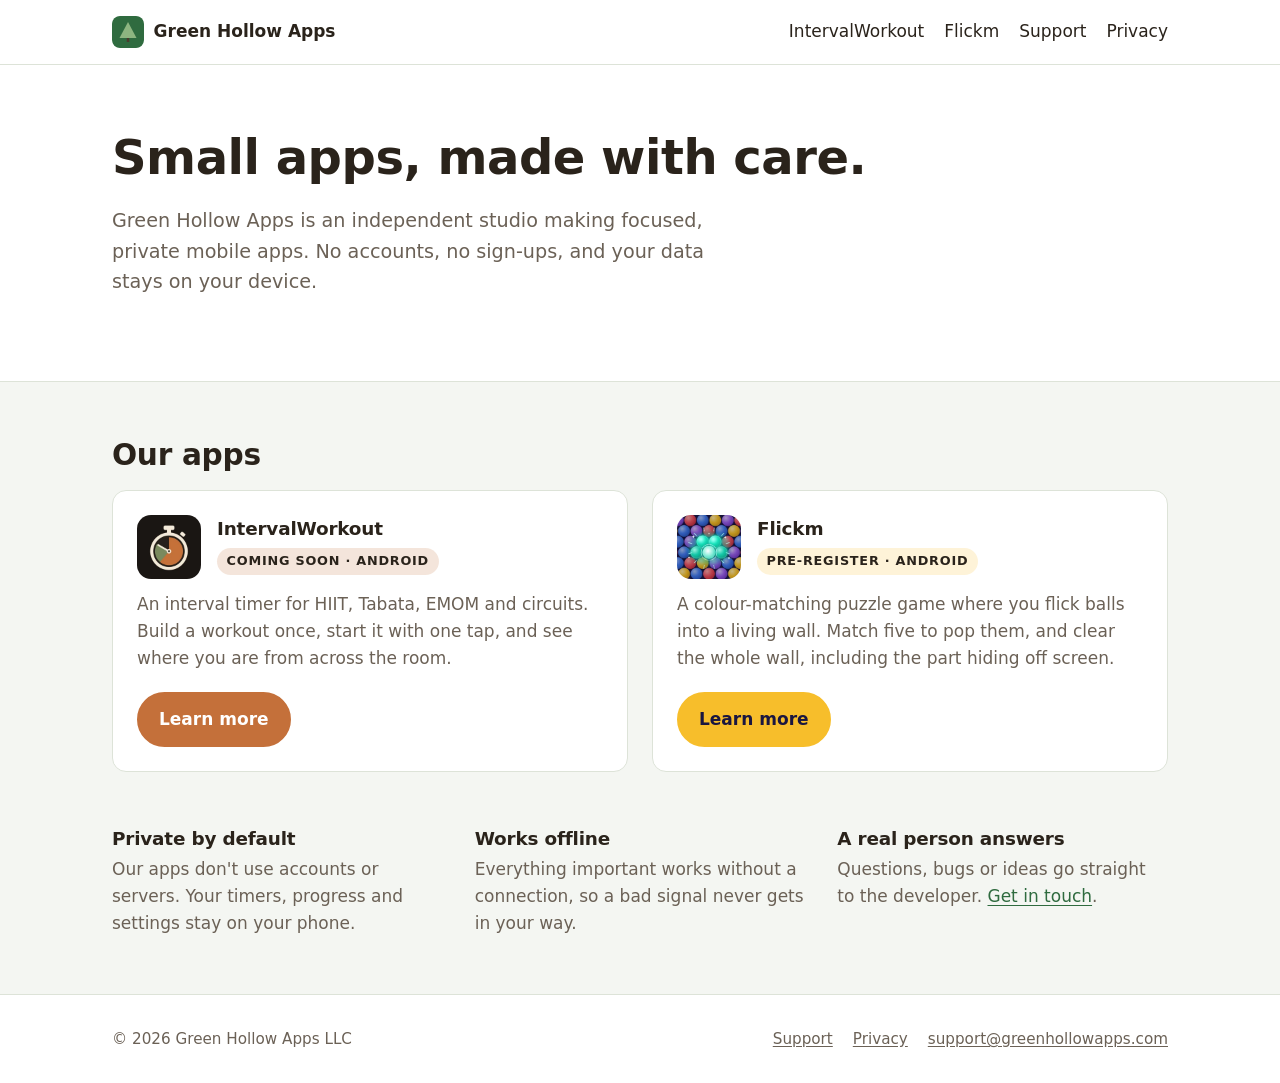
<file: index.html>
<!doctype html>
<html lang="en">
<head>
<meta charset="utf-8">
<meta name="viewport" content="width=device-width, initial-scale=1">
<title>Green Hollow Apps</title>
<meta name="description" content="Green Hollow Apps makes simple, private mobile apps: IntervalWorkout, an interval timer for HIIT and Tabata, and Flickm, a flick-and-pop puzzle game.">
<link rel="canonical" href="https://greenhollowapps.github.io/">
<meta property="og:type" content="website">
<meta property="og:title" content="Green Hollow Apps">
<meta property="og:description" content="Simple, private mobile apps: IntervalWorkout and Flickm.">
<meta property="og:url" content="https://greenhollowapps.github.io/">
<link rel="icon" href="/favicon.svg" type="image/svg+xml">
<link rel="apple-touch-icon" href="/apple-touch-icon.png">
<link rel="stylesheet" href="/assets/site.css">
<script type="application/ld+json">
{"@context":"https://schema.org","@type":"Organization","name":"Green Hollow Apps LLC","url":"https://greenhollowapps.github.io/","email":"support@greenhollowapps.com","logo":"https://greenhollowapps.github.io/apple-touch-icon.png"}
</script>
</head>
<body>
<a class="skip" href="#main">Skip to content</a>
<header class="site-header">
  <div class="wrap">
    <a class="brand" href="/"><img src="/assets/img/logo.svg" alt="" width="32" height="32">Green Hollow Apps</a>
    <nav class="site-nav" aria-label="Main">
      <a href="/intervalworkout/">IntervalWorkout</a>
      <a href="/flickm/">Flickm</a>
      <a href="/support/">Support</a>
      <a href="/privacy/">Privacy</a>
    </nav>
  </div>
</header>

<main id="main">
  <section class="hero">
    <div class="wrap">
      <h1>Small apps, made with care.</h1>
      <p class="lead">Green Hollow Apps is an independent studio making focused, private mobile apps. No accounts, no sign-ups, and your data stays on your device.</p>
    </div>
  </section>

  <section>
    <div class="wrap">
      <h2>Our apps</h2>
      <div class="cards">
        <article class="card theme-intervalworkout">
          <div class="card-head">
            <img src="/assets/img/intervalworkout/icon.webp" alt="" width="64" height="64">
            <div>
              <h3 class="card-app">IntervalWorkout</h3>
              <span class="tag">Coming soon · Android</span>
            </div>
          </div>
          <p>An interval timer for HIIT, Tabata, EMOM and circuits. Build a workout once, start it with one tap, and see where you are from across the room.</p>
          <div class="actions"><a class="btn" href="/intervalworkout/">Learn more</a></div>
        </article>

        <article class="card theme-flickm">
          <div class="card-head">
            <img src="/assets/img/flickm/icon.webp" alt="" width="64" height="64">
            <div>
              <h3 class="card-app">Flickm</h3>
              <span class="tag">Pre-register · Android</span>
            </div>
          </div>
          <p>A colour-matching puzzle game where you flick balls into a living wall. Match five to pop them, and clear the whole wall, including the part hiding off screen.</p>
          <div class="actions"><a class="btn" href="/flickm/">Learn more</a></div>
        </article>
      </div>
    </div>
  </section>

  <section style="padding-top:0">
    <div class="wrap">
      <div class="features">
        <div class="feature">
          <h3>Private by default</h3>
          <p>Our apps don't use accounts or servers. Your timers, progress and settings stay on your phone.</p>
        </div>
        <div class="feature">
          <h3>Works offline</h3>
          <p>Everything important works without a connection, so a bad signal never gets in your way.</p>
        </div>
        <div class="feature">
          <h3>A real person answers</h3>
          <p>Questions, bugs or ideas go straight to the developer. <a href="/support/">Get in touch</a>.</p>
        </div>
      </div>
    </div>
  </section>
</main>

<footer class="site-footer">
  <div class="wrap">
    <span>© 2026 Green Hollow Apps LLC</span>
    <nav aria-label="Footer">
      <a href="/support/">Support</a>
      <a href="/privacy/">Privacy</a>
      <a href="mailto:support@greenhollowapps.com">support@greenhollowapps.com</a>
    </nav>
  </div>
</footer>
</body>
</html>
</file>
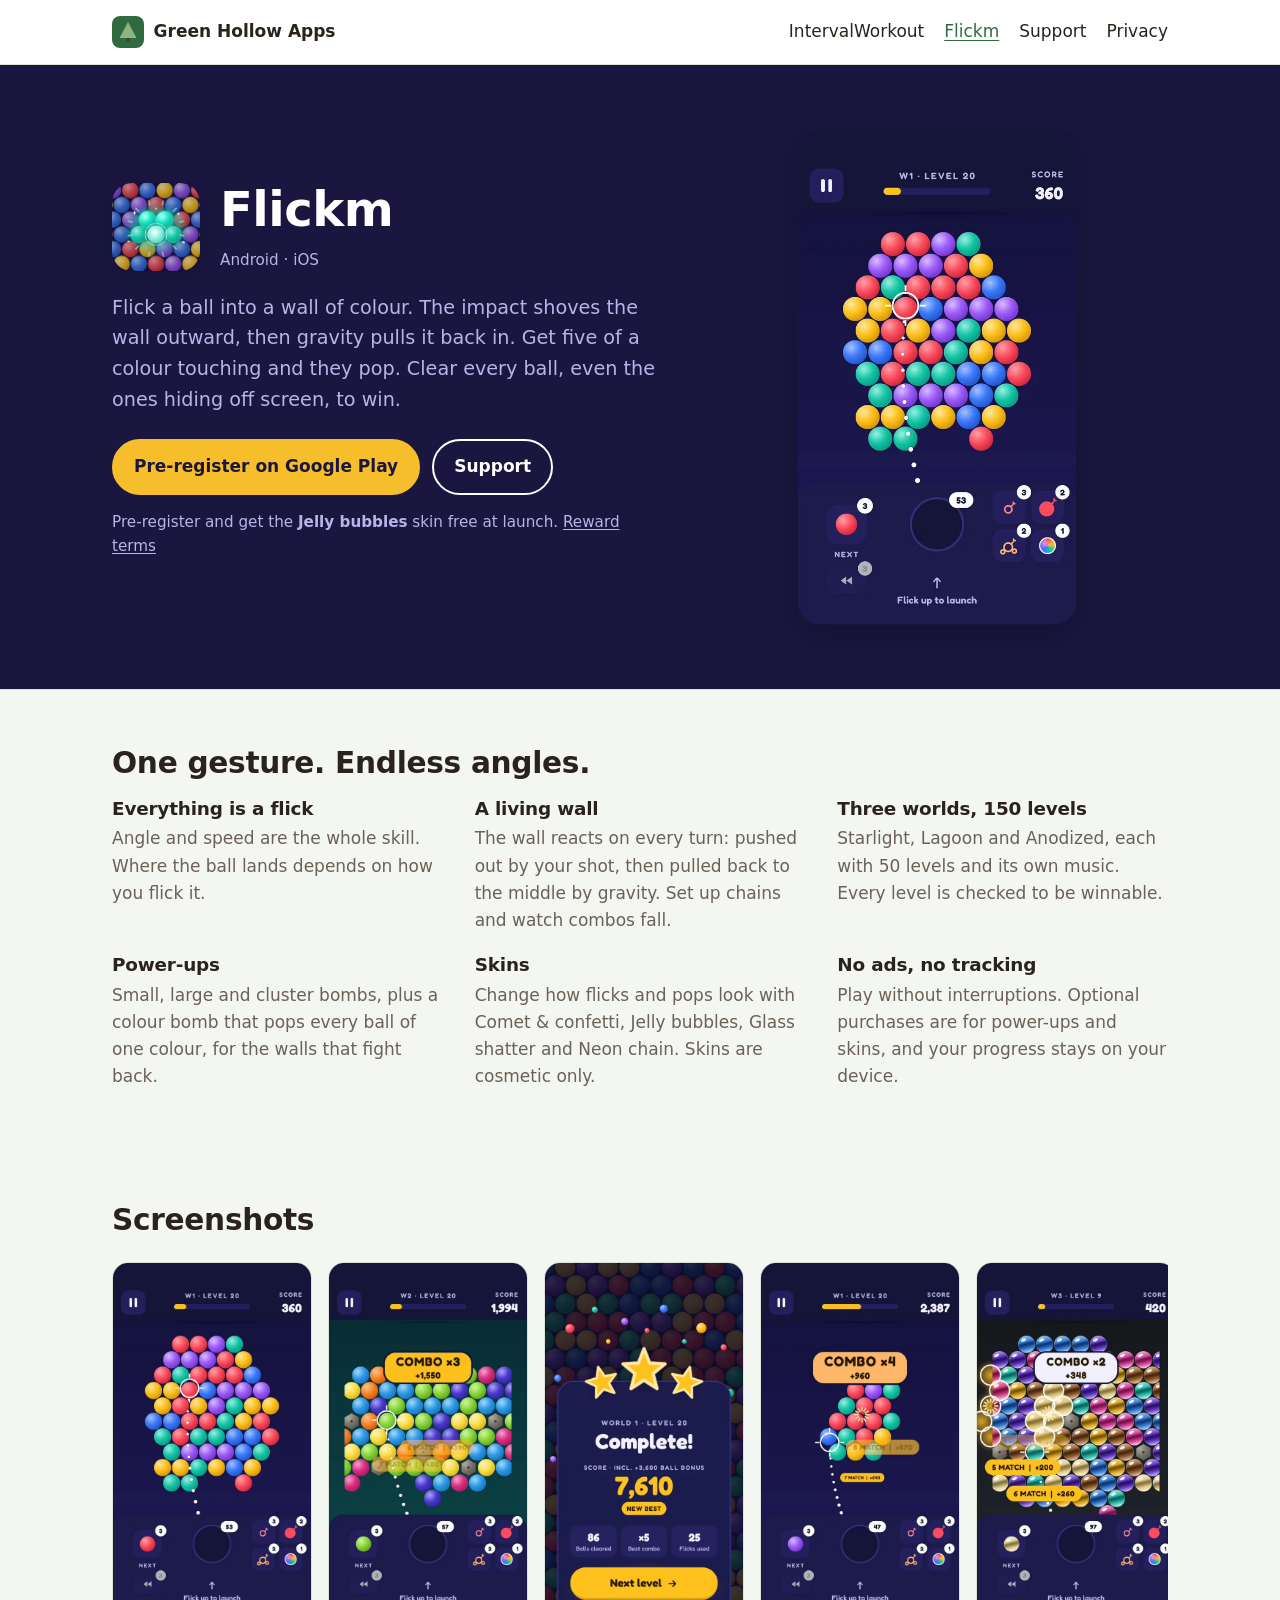
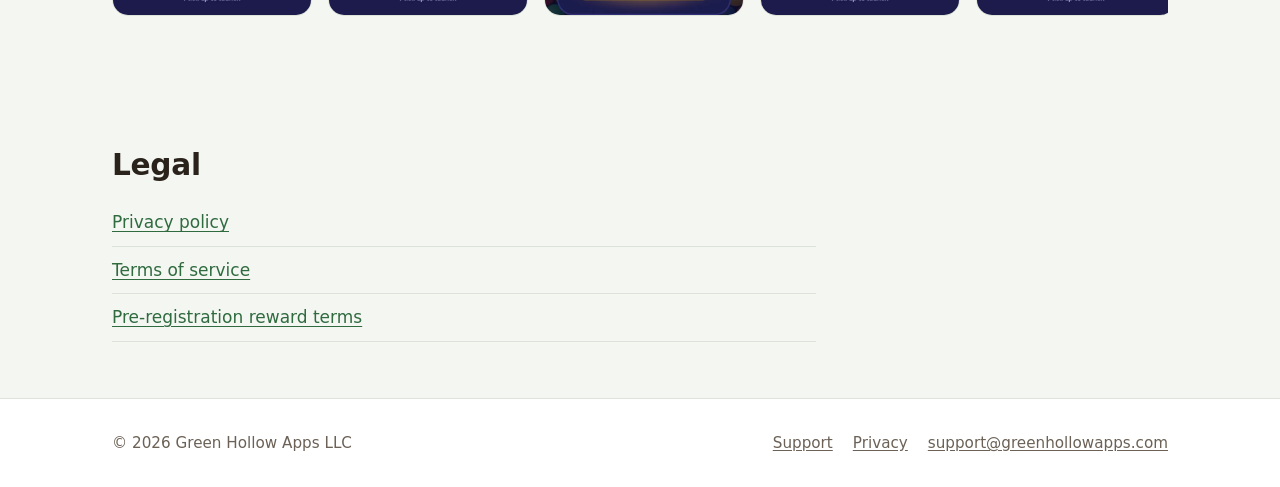
<file: flickm/index.html>
<!doctype html>
<html lang="en">
<head>
<meta charset="utf-8">
<meta name="viewport" content="width=device-width, initial-scale=1">
<title>Flickm · Green Hollow Apps</title>
<meta name="description" content="Flickm is a colour-matching puzzle game. Flick a ball into a living wall, match five to pop, and clear every ball, even the ones hiding off screen. No ads.">
<link rel="canonical" href="https://greenhollowapps.github.io/flickm/">
<meta property="og:type" content="website">
<meta property="og:title" content="Flickm">
<meta property="og:description" content="Flick, match five, pop. A puzzle game with a wall that fights back.">
<meta property="og:url" content="https://greenhollowapps.github.io/flickm/">
<meta property="og:image" content="https://greenhollowapps.github.io/assets/img/flickm/og.jpg">
<meta name="twitter:card" content="summary_large_image">
<link rel="icon" href="/favicon.svg" type="image/svg+xml">
<link rel="apple-touch-icon" href="/apple-touch-icon.png">
<link rel="stylesheet" href="/assets/site.css">
</head>
<body class="theme-flickm">
<a class="skip" href="#main">Skip to content</a>
<header class="site-header">
  <div class="wrap">
    <a class="brand" href="/"><img src="/assets/img/logo.svg" alt="" width="32" height="32">Green Hollow Apps</a>
    <nav class="site-nav" aria-label="Main">
      <a href="/intervalworkout/">IntervalWorkout</a>
      <a href="/flickm/" aria-current="page">Flickm</a>
      <a href="/support/">Support</a>
      <a href="/privacy/">Privacy</a>
    </nav>
  </div>
</header>

<main id="main">
  <section class="hero">
    <div class="wrap hero-grid">
      <div>
        <div class="hero-app">
          <img src="/assets/img/flickm/icon.webp" alt="Flickm app icon" width="88" height="88">
          <div>
            <h1>Flickm</h1>
            <span class="platforms">Android · iOS</span>
          </div>
        </div>
        <p class="lead">Flick a ball into a wall of colour. The impact shoves the wall outward, then gravity pulls it back in. Get five of a colour touching and they pop. Clear every ball, even the ones hiding off screen, to win.</p>
        <div class="actions">
          <a class="btn" href="https://play.google.com/store/apps/details?id=com.greenhollowapps.flickm">Pre-register on Google Play</a>
          <a class="btn btn-ghost" href="/support/#flickm">Support</a>
        </div>
        <p class="platforms">Pre-register and get the <strong>Jelly bubbles</strong> skin free at launch. <a href="https://greenhollowapps.github.io/flickm-legal/preregistration/" style="color:inherit">Reward terms</a></p>
      </div>
      <img class="hero-shot phone" src="/assets/img/flickm/01-flick-and-pop.webp" alt="Gameplay: aiming a red ball at a wall of coloured balls" width="540" height="960">
    </div>
  </section>

  <section>
    <div class="wrap">
      <h2>One gesture. Endless angles.</h2>
      <div class="features">
        <div class="feature">
          <h3>Everything is a flick</h3>
          <p>Angle and speed are the whole skill. Where the ball lands depends on how you flick it.</p>
        </div>
        <div class="feature">
          <h3>A living wall</h3>
          <p>The wall reacts on every turn: pushed out by your shot, then pulled back to the middle by gravity. Set up chains and watch combos fall.</p>
        </div>
        <div class="feature">
          <h3>Three worlds, 150 levels</h3>
          <p>Starlight, Lagoon and Anodized, each with 50 levels and its own music. Every level is checked to be winnable.</p>
        </div>
        <div class="feature">
          <h3>Power-ups</h3>
          <p>Small, large and cluster bombs, plus a colour bomb that pops every ball of one colour, for the walls that fight back.</p>
        </div>
        <div class="feature">
          <h3>Skins</h3>
          <p>Change how flicks and pops look with Comet &amp; confetti, Jelly bubbles, Glass shatter and Neon chain. Skins are cosmetic only.</p>
        </div>
        <div class="feature">
          <h3>No ads, no tracking</h3>
          <p>Play without interruptions. Optional purchases are for power-ups and skins, and your progress stays on your device.</p>
        </div>
      </div>
    </div>
  </section>

  <section>
    <div class="wrap">
      <h2>Screenshots</h2>
      <div class="shots" tabindex="0" aria-label="Screenshots, scroll sideways">
        <img src="/assets/img/flickm/01-flick-and-pop.webp" alt="Flicking a ball into the wall" width="540" height="960" loading="lazy">
        <img src="/assets/img/flickm/02-world2-combo.webp" alt="A combo in the Lagoon world" width="540" height="960" loading="lazy">
        <img src="/assets/img/flickm/03-level-complete.webp" alt="Level complete with stars" width="540" height="960" loading="lazy">
        <img src="/assets/img/flickm/04-chain-combos.webp" alt="Chain combos popping" width="540" height="960" loading="lazy">
        <img src="/assets/img/flickm/05-world3-anodized.webp" alt="The Anodized world" width="540" height="960" loading="lazy">
        <img src="/assets/img/flickm/06-asmr-skins.webp" alt="Pop animation skins" width="540" height="960" loading="lazy">
        <img src="/assets/img/flickm/07-skin-preview.webp" alt="Previewing a skin" width="540" height="960" loading="lazy">
        <img src="/assets/img/flickm/08-level-select.webp" alt="Level select" width="540" height="960" loading="lazy">
      </div>
    </div>
  </section>

  <section>
    <div class="wrap prose">
      <h2>Legal</h2>
      <ul class="list-links">
        <li><a href="https://greenhollowapps.github.io/flickm-legal/privacy/">Privacy policy</a></li>
        <li><a href="https://greenhollowapps.github.io/flickm-legal/terms/">Terms of service</a></li>
        <li><a href="https://greenhollowapps.github.io/flickm-legal/preregistration/">Pre-registration reward terms</a></li>
      </ul>
    </div>
  </section>
</main>

<footer class="site-footer">
  <div class="wrap">
    <span>© 2026 Green Hollow Apps LLC</span>
    <nav aria-label="Footer">
      <a href="/support/">Support</a>
      <a href="/privacy/">Privacy</a>
      <a href="mailto:support@greenhollowapps.com">support@greenhollowapps.com</a>
    </nav>
  </div>
</footer>
</body>
</html>
</file>
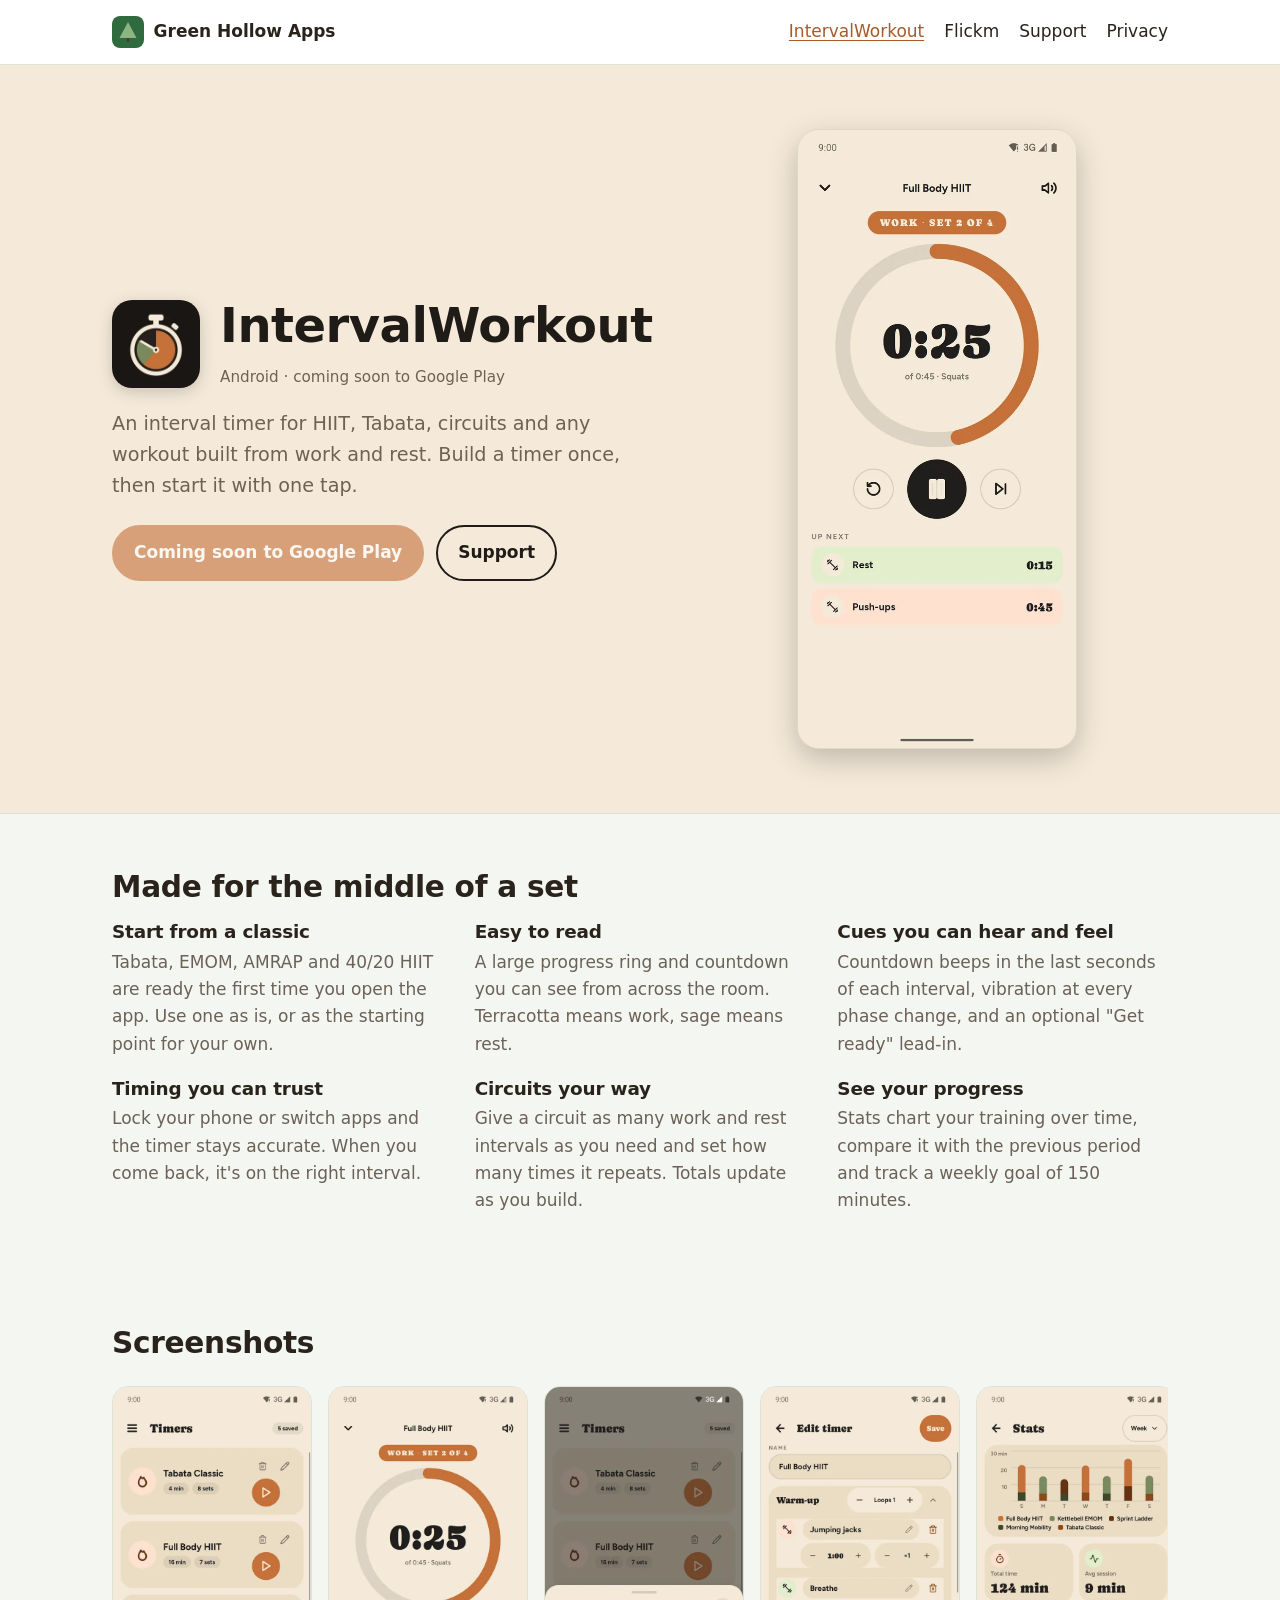
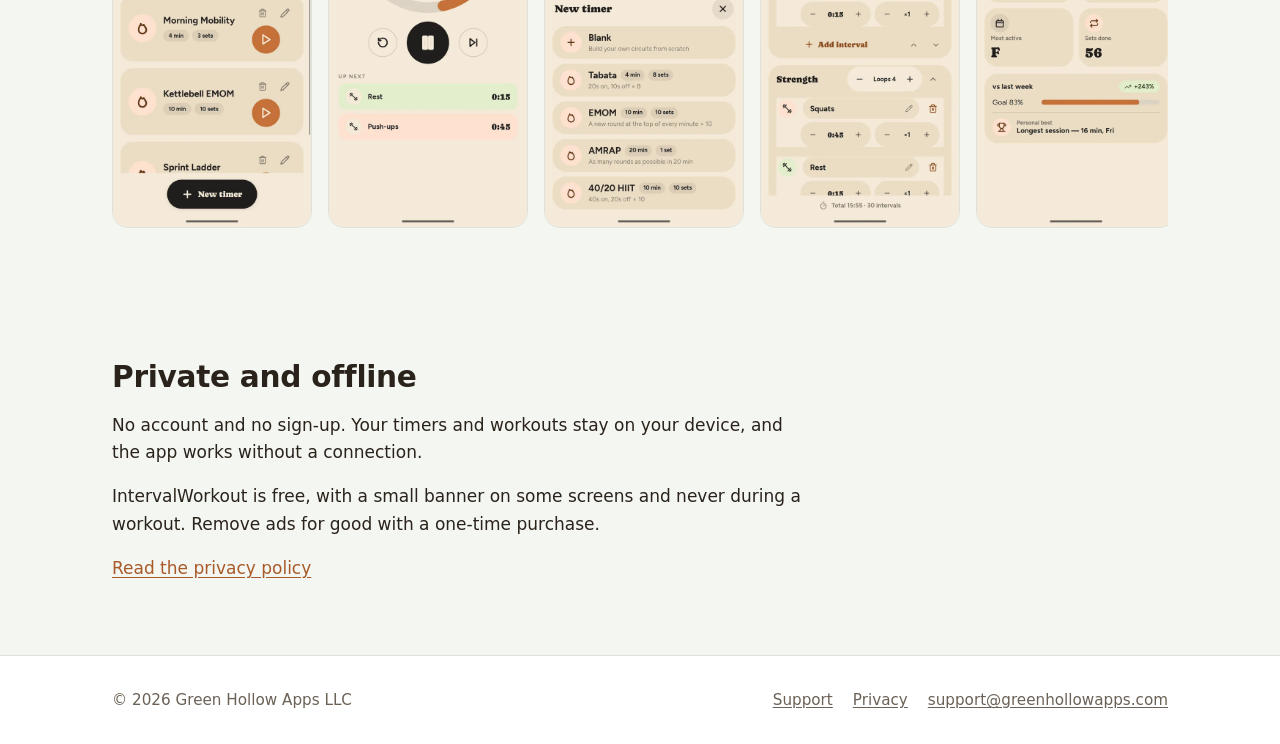
<file: intervalworkout/index.html>
<!doctype html>
<html lang="en">
<head>
<meta charset="utf-8">
<meta name="viewport" content="width=device-width, initial-scale=1">
<title>IntervalWorkout · Green Hollow Apps</title>
<meta name="description" content="IntervalWorkout is an interval timer for HIIT, Tabata, EMOM and circuits, with clear cues, accurate timing and stats. Private and offline.">
<link rel="canonical" href="https://greenhollowapps.github.io/intervalworkout/">
<meta property="og:type" content="website">
<meta property="og:title" content="IntervalWorkout">
<meta property="og:description" content="Interval timer for HIIT, Tabata and circuits, with clear cues and stats.">
<meta property="og:url" content="https://greenhollowapps.github.io/intervalworkout/">
<meta property="og:image" content="https://greenhollowapps.github.io/assets/img/intervalworkout/og.jpg">
<meta name="twitter:card" content="summary_large_image">
<link rel="icon" href="/favicon.svg" type="image/svg+xml">
<link rel="apple-touch-icon" href="/apple-touch-icon.png">
<link rel="stylesheet" href="/assets/site.css">
</head>
<body class="theme-intervalworkout">
<a class="skip" href="#main">Skip to content</a>
<header class="site-header">
  <div class="wrap">
    <a class="brand" href="/"><img src="/assets/img/logo.svg" alt="" width="32" height="32">Green Hollow Apps</a>
    <nav class="site-nav" aria-label="Main">
      <a href="/intervalworkout/" aria-current="page">IntervalWorkout</a>
      <a href="/flickm/">Flickm</a>
      <a href="/support/">Support</a>
      <a href="/privacy/">Privacy</a>
    </nav>
  </div>
</header>

<main id="main">
  <section class="hero">
    <div class="wrap hero-grid">
      <div>
        <div class="hero-app">
          <img src="/assets/img/intervalworkout/icon.webp" alt="IntervalWorkout app icon" width="88" height="88">
          <div>
            <h1>IntervalWorkout</h1>
            <span class="platforms">Android · coming soon to Google Play</span>
          </div>
        </div>
        <p class="lead">An interval timer for HIIT, Tabata, circuits and any workout built from work and rest. Build a timer once, then start it with one tap.</p>
        <div class="actions">
          <!-- TODO: swap for the Google Play badge once the listing is public:
               https://play.google.com/store/apps/details?id=com.intervalworkout.app -->
          <span class="btn" aria-disabled="true">Coming soon to Google Play</span>
          <a class="btn btn-ghost" href="/support/#intervalworkout">Support</a>
        </div>
      </div>
      <img class="hero-shot phone" src="/assets/img/intervalworkout/02-workout.webp" alt="An active workout: a large countdown inside a progress ring, with Rest and Push-ups up next" width="540" height="1200">
    </div>
  </section>

  <section>
    <div class="wrap">
      <h2>Made for the middle of a set</h2>
      <div class="features">
        <div class="feature">
          <h3>Start from a classic</h3>
          <p>Tabata, EMOM, AMRAP and 40/20 HIIT are ready the first time you open the app. Use one as is, or as the starting point for your own.</p>
        </div>
        <div class="feature">
          <h3>Easy to read</h3>
          <p>A large progress ring and countdown you can see from across the room. Terracotta means work, sage means rest.</p>
        </div>
        <div class="feature">
          <h3>Cues you can hear and feel</h3>
          <p>Countdown beeps in the last seconds of each interval, vibration at every phase change, and an optional "Get ready" lead-in.</p>
        </div>
        <div class="feature">
          <h3>Timing you can trust</h3>
          <p>Lock your phone or switch apps and the timer stays accurate. When you come back, it's on the right interval.</p>
        </div>
        <div class="feature">
          <h3>Circuits your way</h3>
          <p>Give a circuit as many work and rest intervals as you need and set how many times it repeats. Totals update as you build.</p>
        </div>
        <div class="feature">
          <h3>See your progress</h3>
          <p>Stats chart your training over time, compare it with the previous period and track a weekly goal of 150 minutes.</p>
        </div>
      </div>
    </div>
  </section>

  <section>
    <div class="wrap">
      <h2>Screenshots</h2>
      <div class="shots" tabindex="0" aria-label="Screenshots, scroll sideways">
        <img src="/assets/img/intervalworkout/01-timers.webp" alt="Saved timers shown as cards" width="540" height="1200" loading="lazy">
        <img src="/assets/img/intervalworkout/02-workout.webp" alt="Active workout countdown" width="540" height="1200" loading="lazy">
        <img src="/assets/img/intervalworkout/03-templates.webp" alt="Workout templates: Tabata, EMOM, AMRAP and HIIT" width="540" height="1200" loading="lazy">
        <img src="/assets/img/intervalworkout/04-editor.webp" alt="Timer editor with circuits and intervals" width="540" height="1200" loading="lazy">
        <img src="/assets/img/intervalworkout/05-stats.webp" alt="Stats chart of training over time" width="540" height="1200" loading="lazy">
        <img src="/assets/img/intervalworkout/06-complete.webp" alt="Workout complete summary" width="540" height="1200" loading="lazy">
        <img src="/assets/img/intervalworkout/07-options.webp" alt="Options screen" width="540" height="1200" loading="lazy">
        <img src="/assets/img/intervalworkout/08-dark-mode.webp" alt="The app in dark mode" width="540" height="1200" loading="lazy">
      </div>
    </div>
  </section>

  <section>
    <div class="wrap prose">
      <h2>Private and offline</h2>
      <p>No account and no sign-up. Your timers and workouts stay on your device, and the app works without a connection.</p>
      <p>IntervalWorkout is free, with a small banner on some screens and never during a workout. Remove ads for good with a one-time purchase.</p>
      <p><a href="https://greenhollowapps.github.io/intervalworkout-privacy/">Read the privacy policy</a></p>
    </div>
  </section>
</main>

<footer class="site-footer">
  <div class="wrap">
    <span>© 2026 Green Hollow Apps LLC</span>
    <nav aria-label="Footer">
      <a href="/support/">Support</a>
      <a href="/privacy/">Privacy</a>
      <a href="mailto:support@greenhollowapps.com">support@greenhollowapps.com</a>
    </nav>
  </div>
</footer>
</body>
</html>
</file>
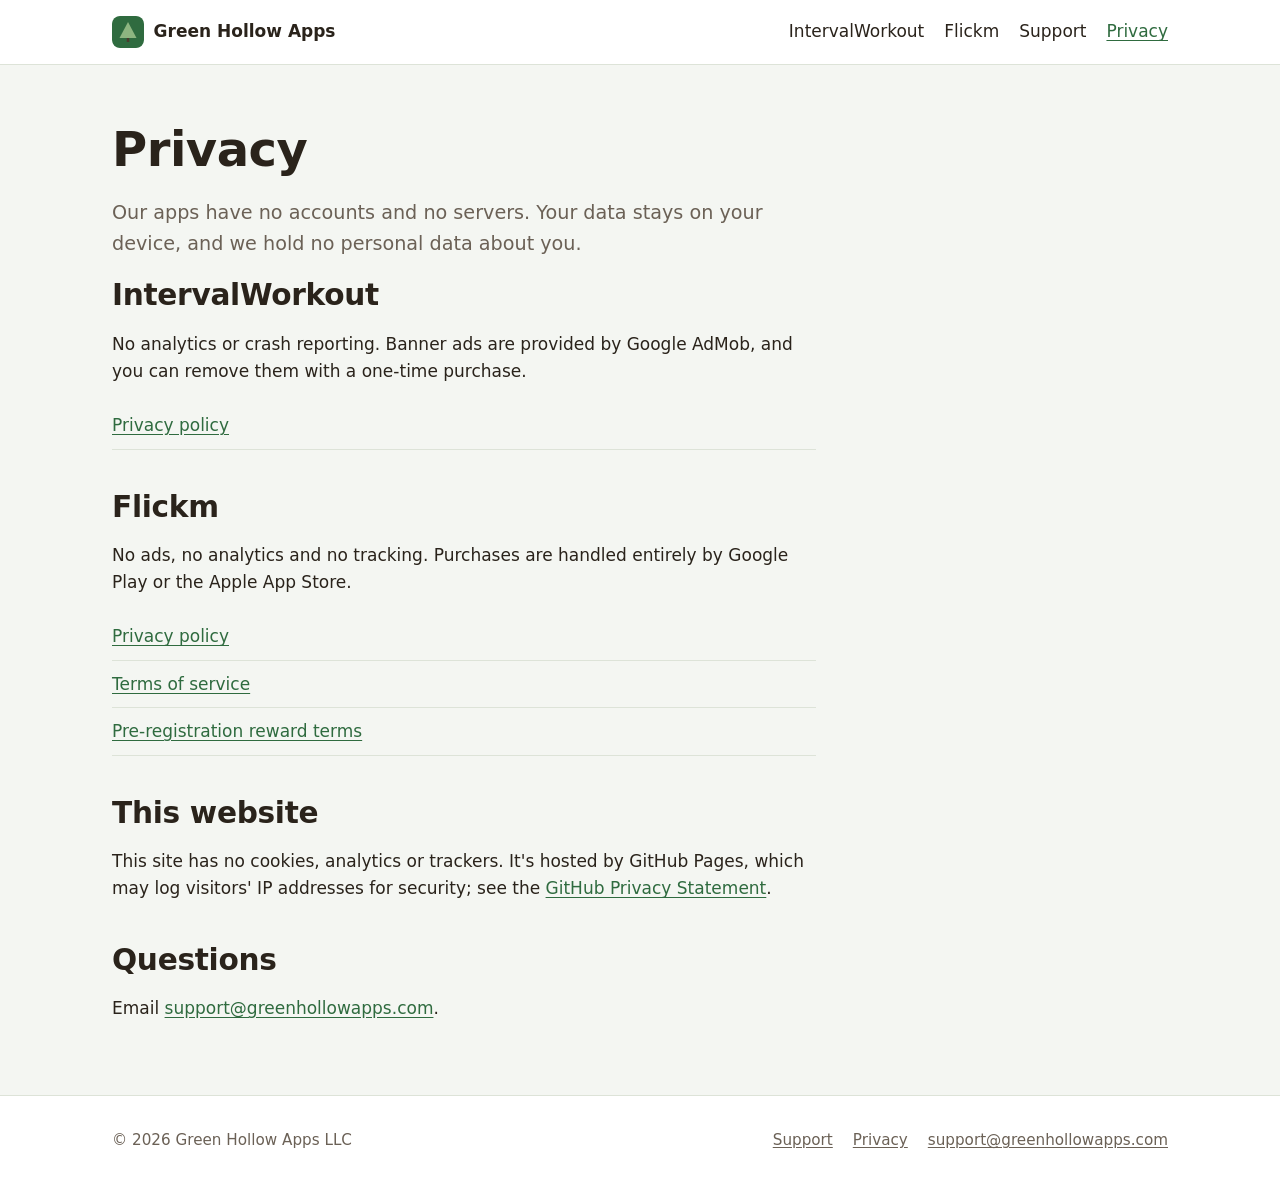
<file: privacy/index.html>
<!doctype html>
<html lang="en">
<head>
<meta charset="utf-8">
<meta name="viewport" content="width=device-width, initial-scale=1">
<title>Privacy · Green Hollow Apps</title>
<meta name="description" content="Privacy policies and terms for IntervalWorkout and Flickm by Green Hollow Apps.">
<link rel="canonical" href="https://greenhollowapps.github.io/privacy/">
<link rel="icon" href="/favicon.svg" type="image/svg+xml">
<link rel="apple-touch-icon" href="/apple-touch-icon.png">
<link rel="stylesheet" href="/assets/site.css">
</head>
<body>
<a class="skip" href="#main">Skip to content</a>
<header class="site-header">
  <div class="wrap">
    <a class="brand" href="/"><img src="/assets/img/logo.svg" alt="" width="32" height="32">Green Hollow Apps</a>
    <nav class="site-nav" aria-label="Main">
      <a href="/intervalworkout/">IntervalWorkout</a>
      <a href="/flickm/">Flickm</a>
      <a href="/support/">Support</a>
      <a href="/privacy/" aria-current="page">Privacy</a>
    </nav>
  </div>
</header>

<main id="main">
  <section>
    <div class="wrap prose">
      <h1>Privacy</h1>
      <p class="lead">Our apps have no accounts and no servers. Your data stays on your device, and we hold no personal data about you.</p>

      <h2>IntervalWorkout</h2>
      <p>No analytics or crash reporting. Banner ads are provided by Google AdMob, and you can remove them with a one-time purchase.</p>
      <ul class="list-links">
        <li><a href="https://greenhollowapps.github.io/intervalworkout-privacy/">Privacy policy</a></li>
      </ul>

      <h2 style="margin-top:2.5rem">Flickm</h2>
      <p>No ads, no analytics and no tracking. Purchases are handled entirely by Google Play or the Apple App Store.</p>
      <ul class="list-links">
        <li><a href="https://greenhollowapps.github.io/flickm-legal/privacy/">Privacy policy</a></li>
        <li><a href="https://greenhollowapps.github.io/flickm-legal/terms/">Terms of service</a></li>
        <li><a href="https://greenhollowapps.github.io/flickm-legal/preregistration/">Pre-registration reward terms</a></li>
      </ul>

      <h2 style="margin-top:2.5rem">This website</h2>
      <p>This site has no cookies, analytics or trackers. It's hosted by GitHub Pages, which may log visitors' IP addresses for security; see the <a href="https://docs.github.com/en/site-policy/privacy-policies/github-general-privacy-statement">GitHub Privacy Statement</a>.</p>

      <h2 style="margin-top:2.5rem">Questions</h2>
      <p>Email <a href="mailto:support@greenhollowapps.com">support@greenhollowapps.com</a>.</p>
    </div>
  </section>
</main>

<footer class="site-footer">
  <div class="wrap">
    <span>© 2026 Green Hollow Apps LLC</span>
    <nav aria-label="Footer">
      <a href="/support/">Support</a>
      <a href="/privacy/">Privacy</a>
      <a href="mailto:support@greenhollowapps.com">support@greenhollowapps.com</a>
    </nav>
  </div>
</footer>
</body>
</html>
</file>
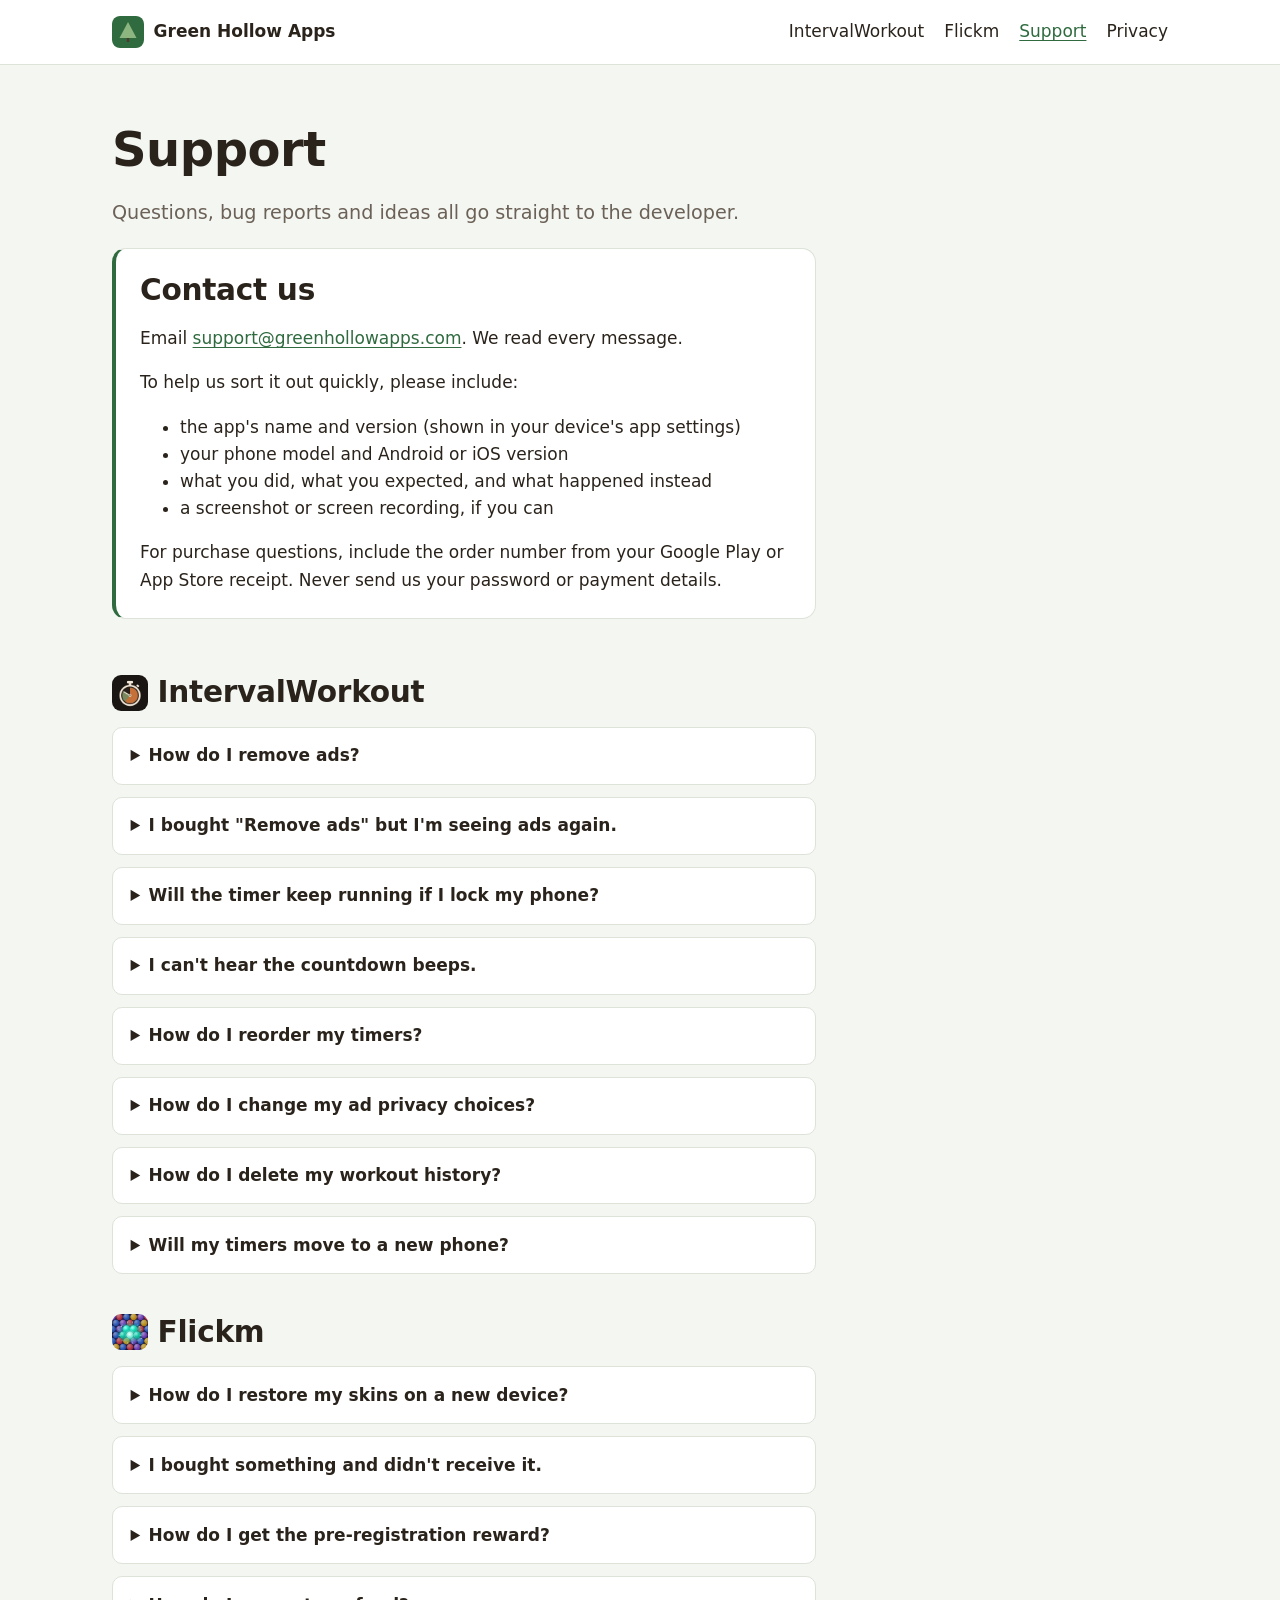
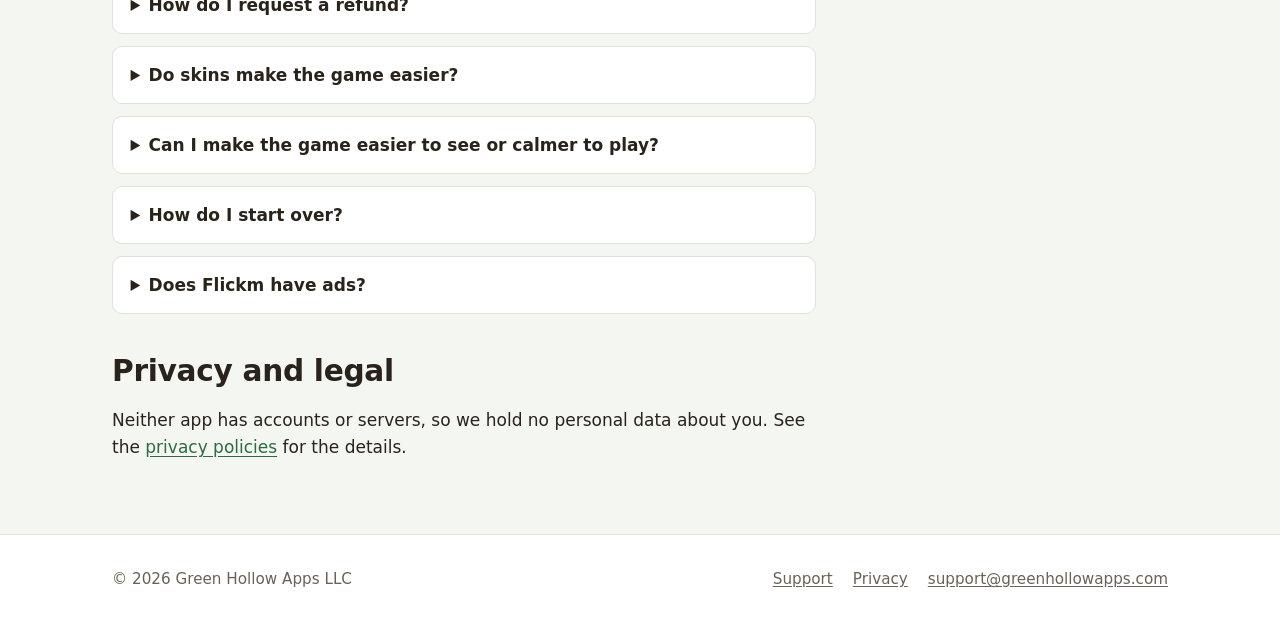
<file: support/index.html>
<!doctype html>
<html lang="en">
<head>
<meta charset="utf-8">
<meta name="viewport" content="width=device-width, initial-scale=1">
<title>Support · Green Hollow Apps</title>
<meta name="description" content="Get help with IntervalWorkout and Flickm: contact the developer, restore purchases, remove ads, and answers to common questions.">
<link rel="canonical" href="https://greenhollowapps.github.io/support/">
<link rel="icon" href="/favicon.svg" type="image/svg+xml">
<link rel="apple-touch-icon" href="/apple-touch-icon.png">
<link rel="stylesheet" href="/assets/site.css">
</head>
<body>
<a class="skip" href="#main">Skip to content</a>
<header class="site-header">
  <div class="wrap">
    <a class="brand" href="/"><img src="/assets/img/logo.svg" alt="" width="32" height="32">Green Hollow Apps</a>
    <nav class="site-nav" aria-label="Main">
      <a href="/intervalworkout/">IntervalWorkout</a>
      <a href="/flickm/">Flickm</a>
      <a href="/support/" aria-current="page">Support</a>
      <a href="/privacy/">Privacy</a>
    </nav>
  </div>
</header>

<main id="main">
  <section>
    <div class="wrap prose">
      <h1>Support</h1>
      <p class="lead">Questions, bug reports and ideas all go straight to the developer.</p>

      <div class="contact-box">
        <h2>Contact us</h2>
        <p>Email <a href="mailto:support@greenhollowapps.com?subject=Support%20request">support@greenhollowapps.com</a>. We read every message.</p>
        <p>To help us sort it out quickly, please include:</p>
        <ul>
          <li>the app's name and version (shown in your device's app settings)</li>
          <li>your phone model and Android or iOS version</li>
          <li>what you did, what you expected, and what happened instead</li>
          <li>a screenshot or screen recording, if you can</li>
        </ul>
        <p>For purchase questions, include the order number from your Google Play or App Store receipt. Never send us your password or payment details.</p>
      </div>
    </div>
  </section>

  <section style="padding-top:0">
    <div class="wrap prose">
      <div class="faq-group theme-intervalworkout" id="intervalworkout">
        <h2><img src="/assets/img/intervalworkout/icon.webp" alt="" width="36" height="36">IntervalWorkout</h2>

        <details>
          <summary>How do I remove ads?</summary>
          <p>Open the menu and choose <strong>Remove ads</strong>. It's a one-time purchase through Google Play, and the app then shows no ads and makes no ad requests. Ads never appear during a workout.</p>
        </details>
        <details>
          <summary>I bought "Remove ads" but I'm seeing ads again.</summary>
          <p>Open the menu and choose <strong>Restore purchases</strong>. Make sure you're signed in to Google Play with the same Google account you bought it with. If ads still show, email us with your Google Play order number.</p>
        </details>
        <details>
          <summary>Will the timer keep running if I lock my phone?</summary>
          <p>Yes. The timer is anchored to the clock, not the screen, so it stays accurate when the screen is off or you switch apps. A notification shows the running workout. If cues stop while the screen is off, check that notifications are allowed for IntervalWorkout and that battery optimisation isn't restricting it.</p>
        </details>
        <details>
          <summary>I can't hear the countdown beeps.</summary>
          <p>Check the mute button on the workout screen, the volume in <strong>Options</strong>, and your phone's media volume. Vibration cues can be turned on in Options as well.</p>
        </details>
        <details>
          <summary>How do I reorder my timers?</summary>
          <p>Press and hold a timer card, then drag it into place.</p>
        </details>
        <details>
          <summary>How do I change my ad privacy choices?</summary>
          <p>Go to <strong>Options → Advertising privacy choices</strong> (shown where it applies, such as the EEA and UK). You can also reset your advertising ID or opt out of personalised ads in Android <strong>Settings → Privacy → Ads</strong>.</p>
        </details>
        <details>
          <summary>How do I delete my workout history?</summary>
          <p>Use <strong>Options → Reset progress</strong>. Everything the app stores is on your device, so uninstalling removes it too. We don't hold any of your data.</p>
        </details>
        <details>
          <summary>Will my timers move to a new phone?</summary>
          <p>Your timers and history live only on your device. If your phone backs up app data (for example Android backup), they may be restored with it. Your "Remove ads" purchase can always be restored with <strong>Restore purchases</strong>.</p>
        </details>
      </div>

      <div class="faq-group theme-flickm" id="flickm">
        <h2><img src="/assets/img/flickm/icon.webp" alt="" width="36" height="36">Flickm</h2>

        <details>
          <summary>How do I restore my skins on a new device?</summary>
          <p>Go to <strong>Options → Restore purchases</strong> while signed in to the same Google Play or Apple account you bought them with. Skins are restored from the store. Power-ups, continues and rewinds are consumable and can't be restored.</p>
        </details>
        <details>
          <summary>I bought something and didn't receive it.</summary>
          <p>Close and reopen the game, and make sure you have a connection so the store can confirm the purchase. If it still hasn't arrived, email us with your Google Play or App Store order number.</p>
        </details>
        <details>
          <summary>How do I get the pre-registration reward?</summary>
          <p>Pre-register on Google Play before launch, then install the game with the same Google account. The <strong>Jelly bubbles</strong> skin is granted when the game is released. See the <a href="https://greenhollowapps.github.io/flickm-legal/preregistration/">reward terms</a> for details.</p>
        </details>
        <details>
          <summary>How do I request a refund?</summary>
          <p>Refunds are handled by the store you bought from. For Google Play, see <a href="https://support.google.com/googleplay/answer/2479637">Google Play refunds</a>. For the App Store, use <a href="https://reportaproblem.apple.com/">Report a Problem</a>.</p>
        </details>
        <details>
          <summary>Do skins make the game easier?</summary>
          <p>No. Skins change how your flicks and pops look. They don't change the game.</p>
        </details>
        <details>
          <summary>Can I make the game easier to see or calmer to play?</summary>
          <p>Yes. <strong>Options</strong> includes colour symbols for telling colours apart, an aim guide, reduced motion, and separate sound, music and vibration settings.</p>
        </details>
        <details>
          <summary>How do I start over?</summary>
          <p><strong>Options → Reset progress</strong> clears your levels, stars, scores and the tutorial. Your purchases and settings are kept.</p>
        </details>
        <details>
          <summary>Does Flickm have ads?</summary>
          <p>No. Flickm has no ads, no analytics and no tracking.</p>
        </details>
      </div>

      <h2>Privacy and legal</h2>
      <p>Neither app has accounts or servers, so we hold no personal data about you. See the <a href="/privacy/">privacy policies</a> for the details.</p>
    </div>
  </section>
</main>

<footer class="site-footer">
  <div class="wrap">
    <span>© 2026 Green Hollow Apps LLC</span>
    <nav aria-label="Footer">
      <a href="/support/">Support</a>
      <a href="/privacy/">Privacy</a>
      <a href="mailto:support@greenhollowapps.com">support@greenhollowapps.com</a>
    </nav>
  </div>
</footer>
</body>
</html>
</file>
<file: assets/site.css>
/* Green Hollow Apps — brand colours from GreenHollowApps/brand/README.md */
:root {
  --green: #2F6B3F;
  --moss: #8DB580;
  --bark: #4A3B2C;
  --fog: #F4F6F2;

  --bg: var(--fog);
  --surface: #FFFFFF;
  --text: #2A231B;
  --muted: #6B6156;
  --border: #DDE3D8;
  --accent: var(--green);
  --accent-text: #FFFFFF;
  --link: var(--green);

  --radius: 14px;
  --wrap: 68rem;
  font-family: system-ui, -apple-system, "Segoe UI", Roboto, sans-serif;
  color-scheme: light dark;
}

@media (prefers-color-scheme: dark) {
  :root {
    --bg: #141A15;
    --surface: #1D251E;
    --text: #E9EDE6;
    --muted: #A5AEA2;
    --border: #2E3A30;
    --accent: var(--moss);
    --accent-text: #142016;
    --link: var(--moss);
  }
}

/* Per-app themes, taken from each app's own design system. */
.theme-intervalworkout {
  --accent: #C4703A;      /* terracotta: work */
  --accent-text: #FFFFFF;
  --link: #A85A28;
  --hero-bg: #F5EADA;
  --hero-text: #1F1B17;
  --hero-muted: #6E6253;
}
.theme-flickm {
  --accent: #F7BE2B;      /* level-complete yellow */
  --accent-text: #1A1640;
  --hero-bg: #1A1640;     /* navy stage */
  --hero-text: #FFFFFF;
  --hero-muted: #B9B4E8;
}
@media (prefers-color-scheme: dark) {
  .theme-intervalworkout { --hero-bg: #221D18; --hero-text: #F5EADA; --hero-muted: #B8A992; --link: #E59563; }
}

*, *::before, *::after { box-sizing: border-box; }
html { -webkit-text-size-adjust: 100%; }
body {
  margin: 0;
  background: var(--bg);
  color: var(--text);
  line-height: 1.6;
  font-size: 1.0625rem;
}
img { max-width: 100%; height: auto; display: block; }
a { color: var(--link); text-underline-offset: 0.15em; }
a:hover { text-decoration-thickness: 2px; }
h1, h2, h3 { line-height: 1.2; letter-spacing: -0.01em; }
h1 { font-size: clamp(2rem, 5vw, 3rem); margin: 0 0 0.5rem; }
h2 { font-size: clamp(1.4rem, 3vw, 1.85rem); margin: 0 0 1rem; }
h3 { font-size: 1.15rem; margin: 0 0 0.35rem; }

.wrap { max-width: var(--wrap); margin: 0 auto; padding: 0 1rem; }
.skip { position: absolute; left: -999px; }
.skip:focus { left: 1rem; top: 1rem; z-index: 10; background: var(--surface); padding: 0.5rem 1rem; }

/* Header */
.site-header { background: var(--surface); border-bottom: 1px solid var(--border); }
.site-header .wrap { display: flex; align-items: center; justify-content: space-between; gap: 1rem; min-height: 4rem; flex-wrap: wrap; }
.brand { display: flex; align-items: center; gap: 0.6rem; font-weight: 700; color: var(--text); text-decoration: none; }
.brand img { width: 32px; height: 32px; border-radius: 8px; }
.site-nav { display: flex; gap: 0.25rem 1.25rem; flex-wrap: wrap; }
.site-nav a { color: var(--text); text-decoration: none; font-weight: 500; padding: 0.25rem 0; }
.site-nav a:hover, .site-nav a[aria-current="page"] { color: var(--link); text-decoration: underline; }

main { display: block; }
section { padding: 3.5rem 0; }
.lead { font-size: 1.2rem; color: var(--muted); max-width: 40rem; }

/* Hero */
.hero { background: var(--hero-bg, var(--surface)); color: var(--hero-text, var(--text)); padding: 4rem 0; border-bottom: 1px solid var(--border); }
.hero .lead { color: var(--hero-muted, var(--muted)); }
.hero-grid { display: grid; gap: 2.5rem; align-items: center; grid-template-columns: 1fr; }
@media (min-width: 52rem) { .hero-grid { grid-template-columns: 1.2fr 1fr; } }
.hero-app { display: flex; gap: 1.25rem; align-items: center; margin-bottom: 1rem; }
.hero-app img { width: 88px; height: 88px; border-radius: 20px; box-shadow: 0 4px 16px rgb(0 0 0 / 0.18); }
.hero-shot { justify-self: center; max-width: 280px; }

.phone { border-radius: 22px; overflow: hidden; box-shadow: 0 10px 30px rgb(0 0 0 / 0.22); border: 1px solid rgb(0 0 0 / 0.08); }

/* Buttons and badges */
.actions { display: flex; gap: 0.75rem; flex-wrap: wrap; margin-top: 1.5rem; align-items: center; }
.btn {
  display: inline-flex; align-items: center; gap: 0.5rem;
  background: var(--accent); color: var(--accent-text);
  padding: 0.75rem 1.25rem; border-radius: 999px;
  font-weight: 600; text-decoration: none; border: 2px solid var(--accent);
}
.btn:hover { filter: brightness(1.05); text-decoration: none; }
.btn[aria-disabled="true"] { opacity: 0.6; cursor: default; filter: none; }
.btn-ghost { background: transparent; color: inherit; border-color: currentColor; }
.tag { display: inline-block; font-size: 0.8rem; font-weight: 600; text-transform: uppercase; letter-spacing: 0.06em; padding: 0.2rem 0.6rem; border-radius: 999px; background: color-mix(in srgb, var(--accent) 18%, transparent); color: inherit; }
.platforms { font-size: 0.95rem; color: var(--hero-muted, var(--muted)); }

/* Cards */
.cards { display: grid; gap: 1.5rem; grid-template-columns: repeat(auto-fit, minmax(18rem, 1fr)); }
.card { background: var(--surface); border: 1px solid var(--border); border-radius: var(--radius); padding: 1.5rem; display: flex; flex-direction: column; gap: 0.75rem; }
.card-head { display: flex; gap: 1rem; align-items: center; }
.card-head img { width: 64px; height: 64px; border-radius: 14px; }
.card p { margin: 0; color: var(--muted); }
.card .actions { margin-top: auto; padding-top: 0.5rem; }
.card-app { color: var(--text); }

/* Feature grid */
.features { display: grid; gap: 1.25rem 2rem; grid-template-columns: repeat(auto-fit, minmax(16rem, 1fr)); }
.feature h3 { color: var(--text); }
.feature p { margin: 0; color: var(--muted); }

/* Screenshot strip */
.shots { display: flex; gap: 1rem; overflow-x: auto; padding: 0.5rem 0.25rem 1.25rem; scroll-snap-type: x mandatory; }
.shots img { flex: 0 0 auto; width: 200px; scroll-snap-align: start; border-radius: 16px; border: 1px solid var(--border); }

/* Support */
.contact-box { background: var(--surface); border: 1px solid var(--border); border-left: 4px solid var(--accent); border-radius: var(--radius); padding: 1.5rem; }
.contact-box p:last-child { margin-bottom: 0; }
details { background: var(--surface); border: 1px solid var(--border); border-radius: 10px; padding: 0.9rem 1.1rem; margin-bottom: 0.75rem; }
details[open] { padding-bottom: 1.1rem; }
summary { cursor: pointer; font-weight: 600; }
details > :not(summary) { margin-bottom: 0; }
.faq-group { margin-bottom: 2.5rem; }
.faq-group h2 { display: flex; align-items: center; gap: 0.6rem; }
.faq-group h2 img { width: 36px; height: 36px; border-radius: 9px; }

.list-links { list-style: none; padding: 0; margin: 0; }
.list-links li { padding: 0.6rem 0; border-bottom: 1px solid var(--border); }
.prose > * { max-width: 44rem; }

/* Footer */
.site-footer { border-top: 1px solid var(--border); background: var(--surface); padding: 2rem 0; font-size: 0.95rem; color: var(--muted); }
.site-footer .wrap { display: flex; flex-wrap: wrap; gap: 1rem 2rem; justify-content: space-between; }
.site-footer nav { display: flex; gap: 0.5rem 1.25rem; flex-wrap: wrap; }
.site-footer a { color: var(--muted); }

@media (prefers-reduced-motion: no-preference) {
  html { scroll-behavior: smooth; }
}
</file>
